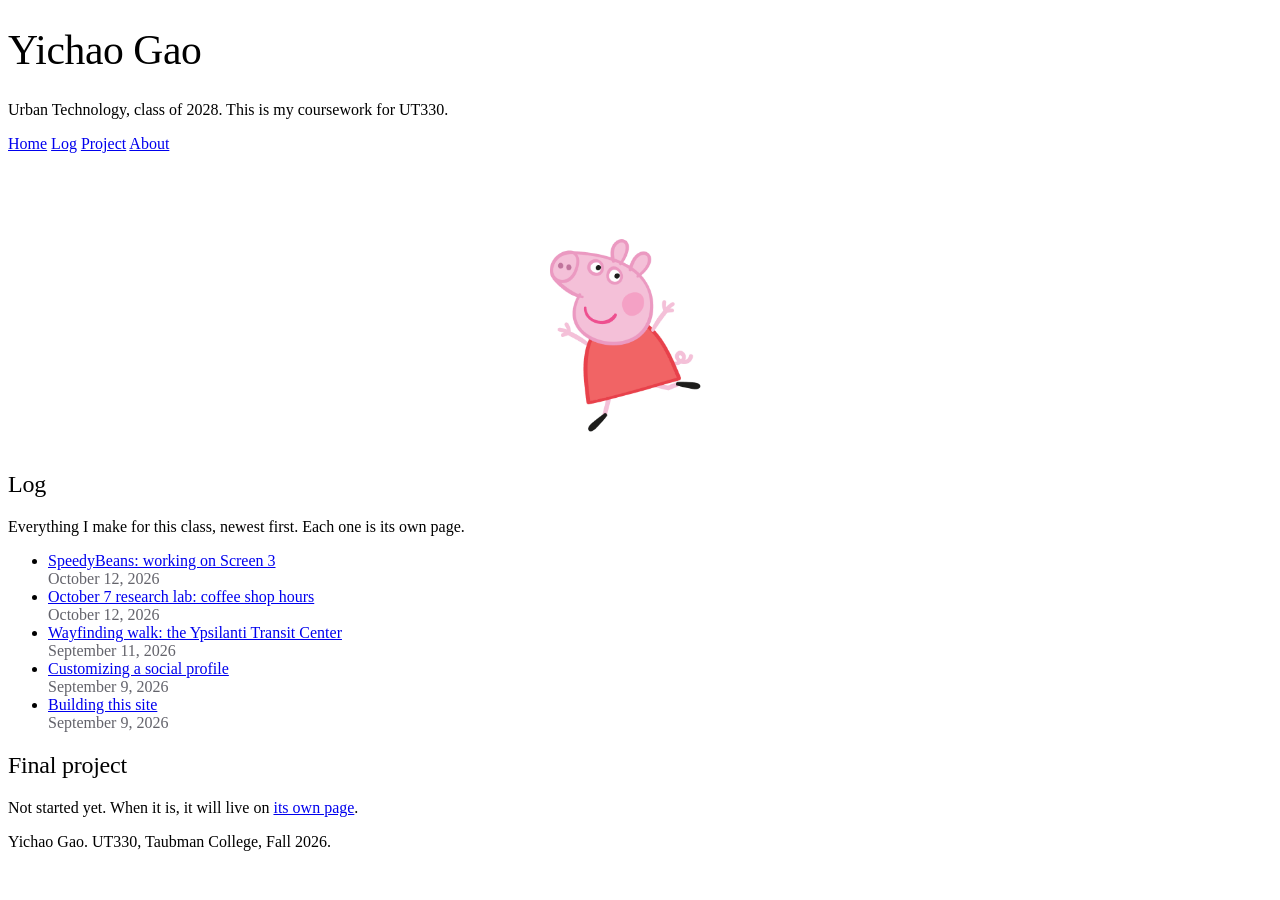
<file: index.html>
<!DOCTYPE html>
<html lang="en">
<head>
<meta charset="utf-8">
<meta name="viewport" content="width=device-width, initial-scale=1">
<title>Yichao Gao — UT330</title>
<meta name="description" content="Coursework for UT330 Interaction Design and Urban Experiences, Taubman College, Fall 2026.">

<!-- Two stylesheets. Order matters. simple.css first, then yours. -->
<link rel="stylesheet" href="https://cdn.simplecss.org/simple.min.css">
<link rel="stylesheet" href="css/custom.css">
</head>

<body>

<header>
  <h1>Yichao Gao</h1>
  <p>Urban Technology, class of 2028. This is my coursework for UT330.</p>
  <nav>
    <a href="index.html" aria-current="page">Home</a>
    <a href="entries/index.html">Log</a>
    <a href="project.html">Project</a>
    <a href="about.html">About</a>
  </nav>
</header>

<main>

  <img src="images/peppa-pig.webp"
       width="433" height="380"
       alt="Peppa Pig smiling in her classic red dress."
       style="display: block; width: 280px; max-width: 100%; height: auto; margin: 1.5rem auto;">

  <h2>Log</h2>
  <p>Everything I make for this class, newest first. Each one is its own page.</p>

  <ul>
    <li>
      <a href="entries/2026-10-12-product-team-sprint.html">SpeedyBeans: working on Screen 3</a><br>
      <time datetime="2026-10-12">October 12, 2026</time>
    </li>
    <li>
      <a href="entries/2026-10-12-design-research-lab.html">October 7 research lab: coffee shop hours</a><br>
      <time datetime="2026-10-12">October 12, 2026</time>
    </li>

    <li>
      <a href="entries/2026-09-11-wayfinding-walk.html">Wayfinding walk: the Ypsilanti Transit Center</a><br>
      <time datetime="2026-09-11">September 11, 2026</time>
    </li>
    <li>
      <a href="entries/2026-09-09-social-profile.html">Customizing a social profile</a><br>
      <time datetime="2026-09-09">September 9, 2026</time>
    </li>
    <li>
      <a href="entries/2026-09-09-first-site.html">Building this site</a><br>
      <time datetime="2026-09-09">September 9, 2026</time>
    </li>
  </ul>


  <h2>Final project</h2>
  <p>
    Not started yet. When it is, it will live on
    <a href="project.html">its own page</a>.
  </p>

</main>

<footer>
  <p>Yichao Gao. UT330, Taubman College, Fall 2026.</p>
</footer>

</body>
</html>
</file>
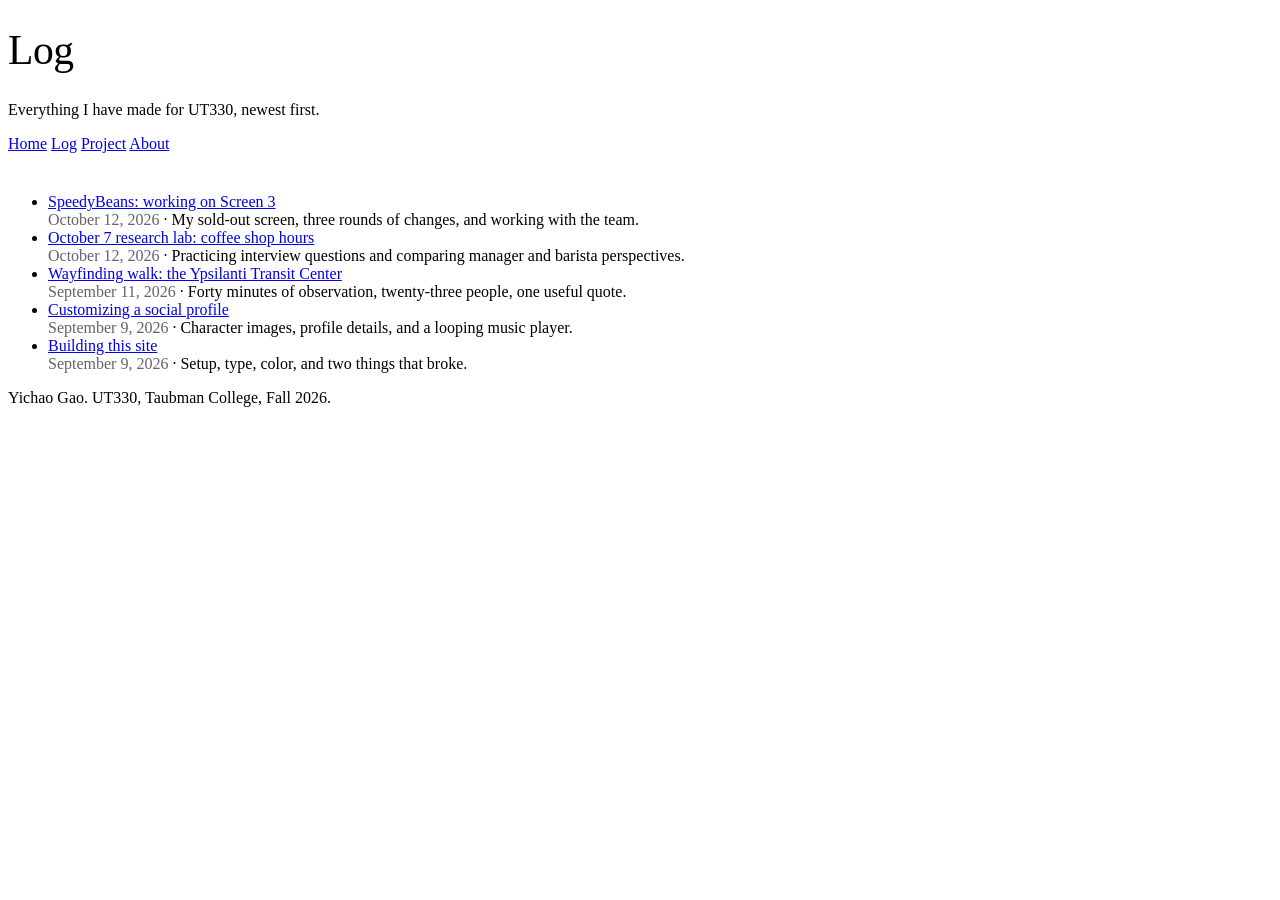
<file: entries/index.html>
<!DOCTYPE html>
<html lang="en">
<head>
<meta charset="utf-8">
<meta name="viewport" content="width=device-width, initial-scale=1">
<title>Log — Yichao Gao</title>
<link rel="stylesheet" href="https://cdn.simplecss.org/simple.min.css">
<link rel="stylesheet" href="../css/custom.css">
</head>

<body>

<header>
  <h1>Log</h1>
  <p>Everything I have made for UT330, newest first.</p>
  <nav>
    <a href="../index.html">Home</a>
    <a href="index.html" aria-current="page">Log</a>
    <a href="../project.html">Project</a>
    <a href="../about.html">About</a>
  </nav>
</header>

<main>

  <!-- =====================================================
       ADDING A NEW ENTRY, every time:

       1. duplicate _TEMPLATE.html
       2. rename it  YYYY-MM-DD-short-title.html
       3. write it
       4. add a link to it at the TOP of the list below
       5. add a link on the home page too
       ===================================================== -->

  <ul>
    <li>
      <a href="2026-10-12-product-team-sprint.html">SpeedyBeans: working on Screen 3</a><br>
      <time datetime="2026-10-12">October 12, 2026</time> ·
      My sold-out screen, three rounds of changes, and working with the team.
    </li>
    <li>
      <a href="2026-10-12-design-research-lab.html">October 7 research lab: coffee shop hours</a><br>
      <time datetime="2026-10-12">October 12, 2026</time> ·
      Practicing interview questions and comparing manager and barista perspectives.
    </li>

    <li>
      <a href="2026-09-11-wayfinding-walk.html">Wayfinding walk: the Ypsilanti Transit Center</a><br>
      <time datetime="2026-09-11">September 11, 2026</time> ·
      Forty minutes of observation, twenty-three people, one useful quote.
    </li>

    <li>
      <a href="2026-09-09-social-profile.html">Customizing a social profile</a><br>
      <time datetime="2026-09-09">September 9, 2026</time> ·
      Character images, profile details, and a looping music player.
    </li>

    <li>
      <a href="2026-09-09-first-site.html">Building this site</a><br>
      <time datetime="2026-09-09">September 9, 2026</time> ·
      Setup, type, color, and two things that broke.
    </li>
  </ul>

</main>

<footer>
  <p>Yichao Gao. UT330, Taubman College, Fall 2026.</p>
</footer>

</body>
</html>
</file>
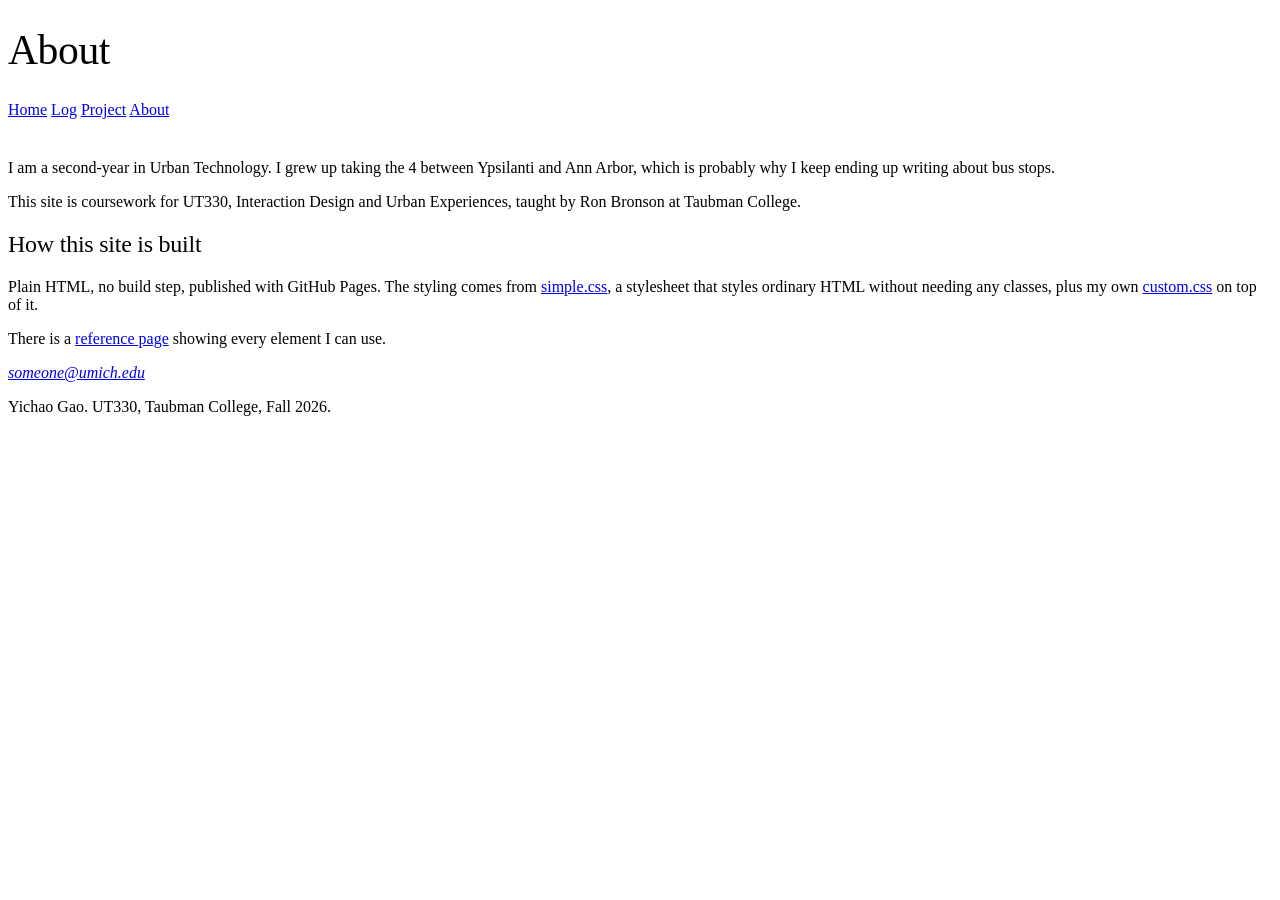
<file: about.html>
<!DOCTYPE html>
<html lang="en">
<head>
<meta charset="utf-8">
<meta name="viewport" content="width=device-width, initial-scale=1">
<title>About — Yichao Gao</title>
<meta name="description" content="About Yichao Gao and this site.">
<link rel="stylesheet" href="https://cdn.simplecss.org/simple.min.css">
<link rel="stylesheet" href="css/custom.css">
</head>

<body>

<header>
  <h1>About</h1>
  <nav>
    <a href="index.html">Home</a>
    <a href="entries/index.html">Log</a>
    <a href="project.html">Project</a>
    <a href="about.html" aria-current="page">About</a>
  </nav>
</header>

<main>

  <p>
    I am a second-year in Urban Technology. I grew up taking the 4 between
    Ypsilanti and Ann Arbor, which is probably why I keep ending up writing
    about bus stops.
  </p>

  <p>
    This site is coursework for UT330, Interaction Design and Urban Experiences,
    taught by Ron Bronson at Taubman College.
  </p>

  <h2>How this site is built</h2>

  <p>
    Plain HTML, no build step, published with GitHub Pages. The styling comes
    from <a href="https://simplecss.org">simple.css</a>, a stylesheet that
    styles ordinary HTML without needing any classes, plus my own
    <a href="css/custom.css">custom.css</a> on top of it.
  </p>

  <p>
    There is a <a href="kitchen-sink.html">reference page</a> showing every
    element I can use.
  </p>

  <address>
    <a href="mailto:someone@umich.edu">someone@umich.edu</a>
  </address>

</main>

<footer>
  <p>Yichao Gao. UT330, Taubman College, Fall 2026.</p>
</footer>

</body>
</html>
</file>
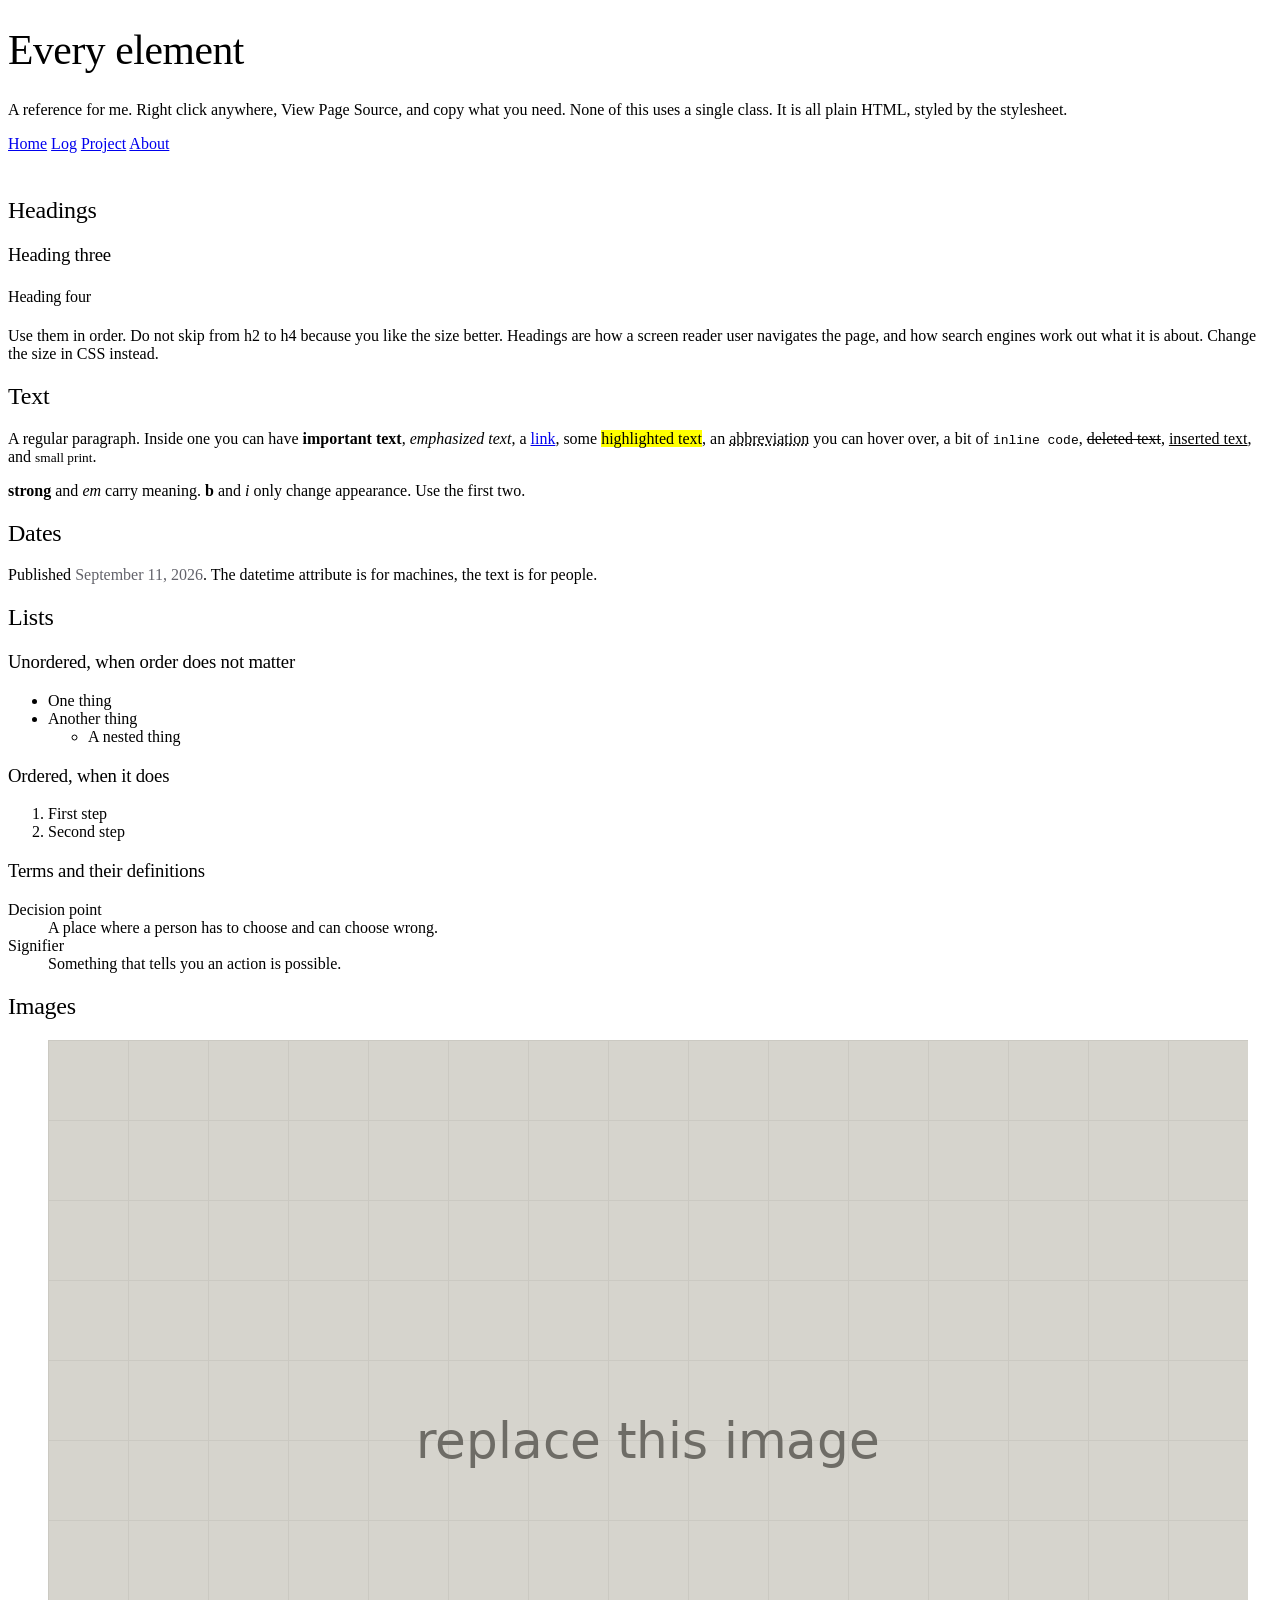
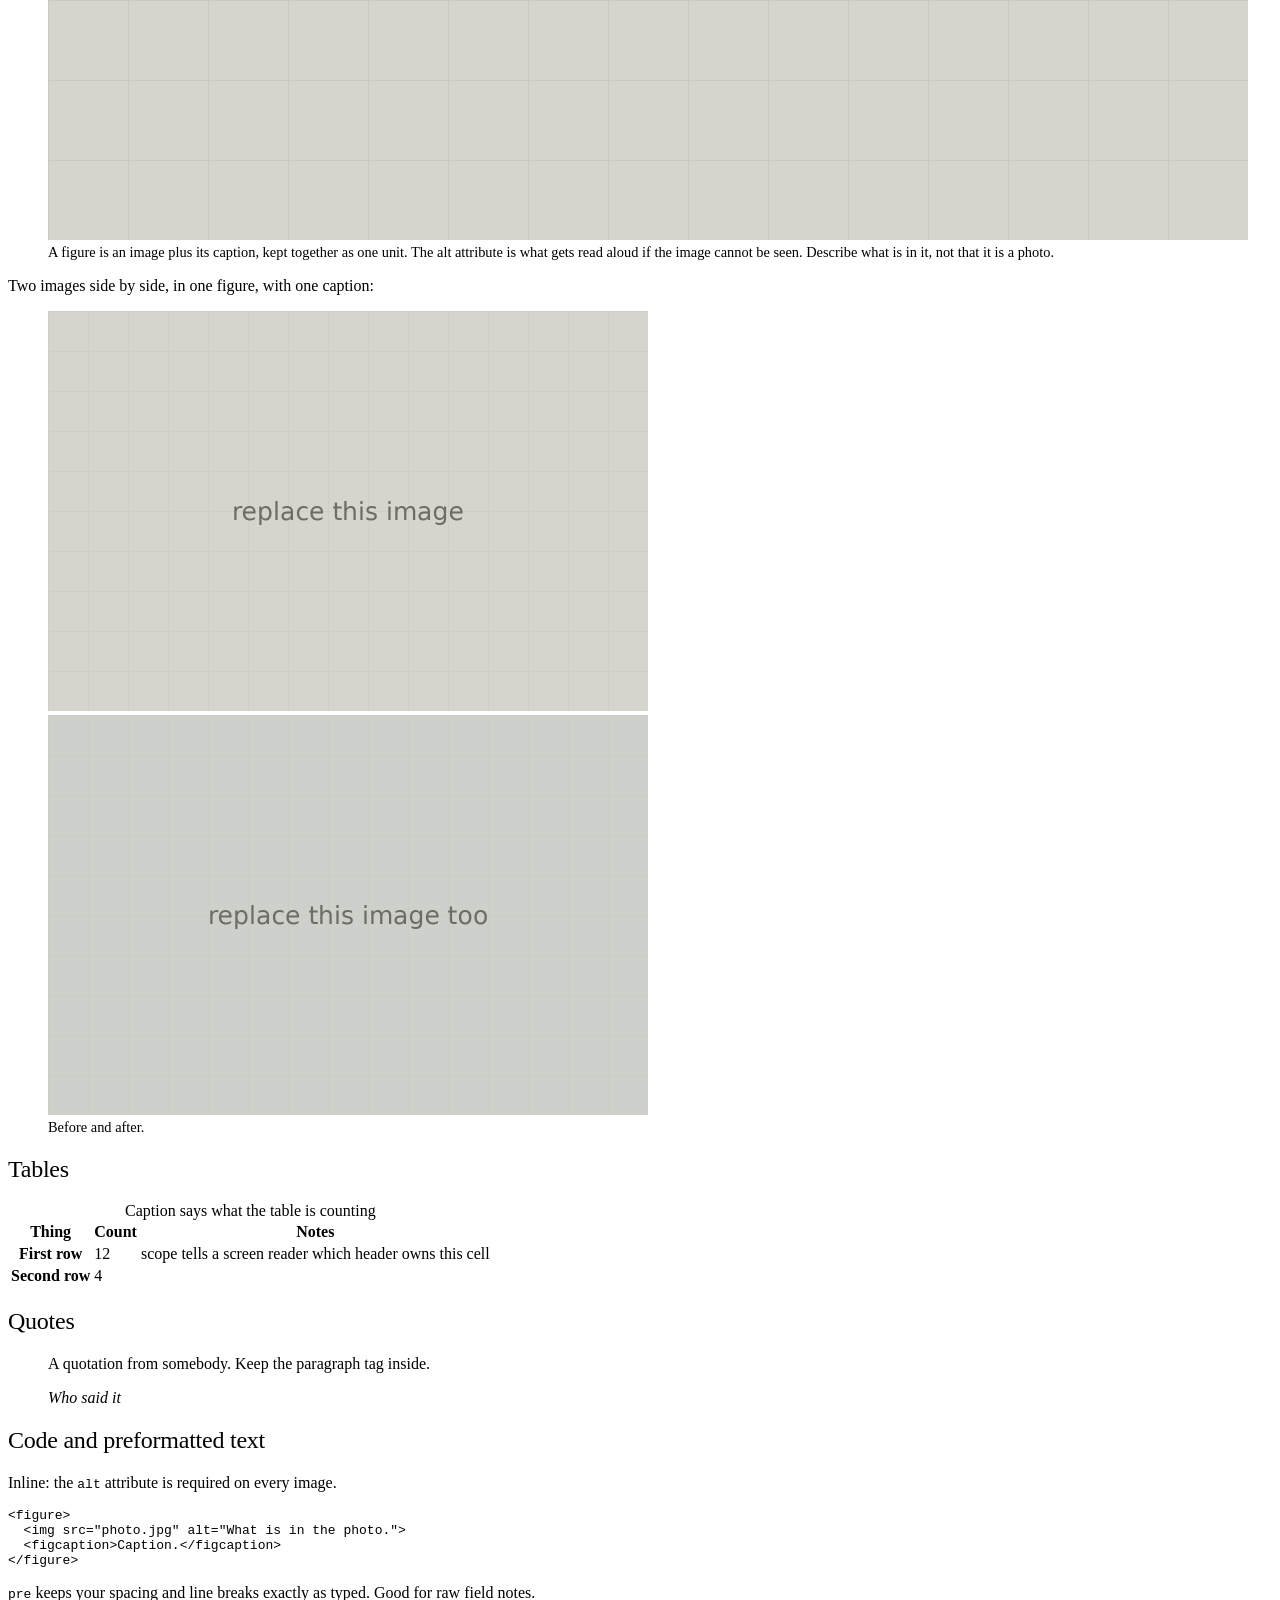
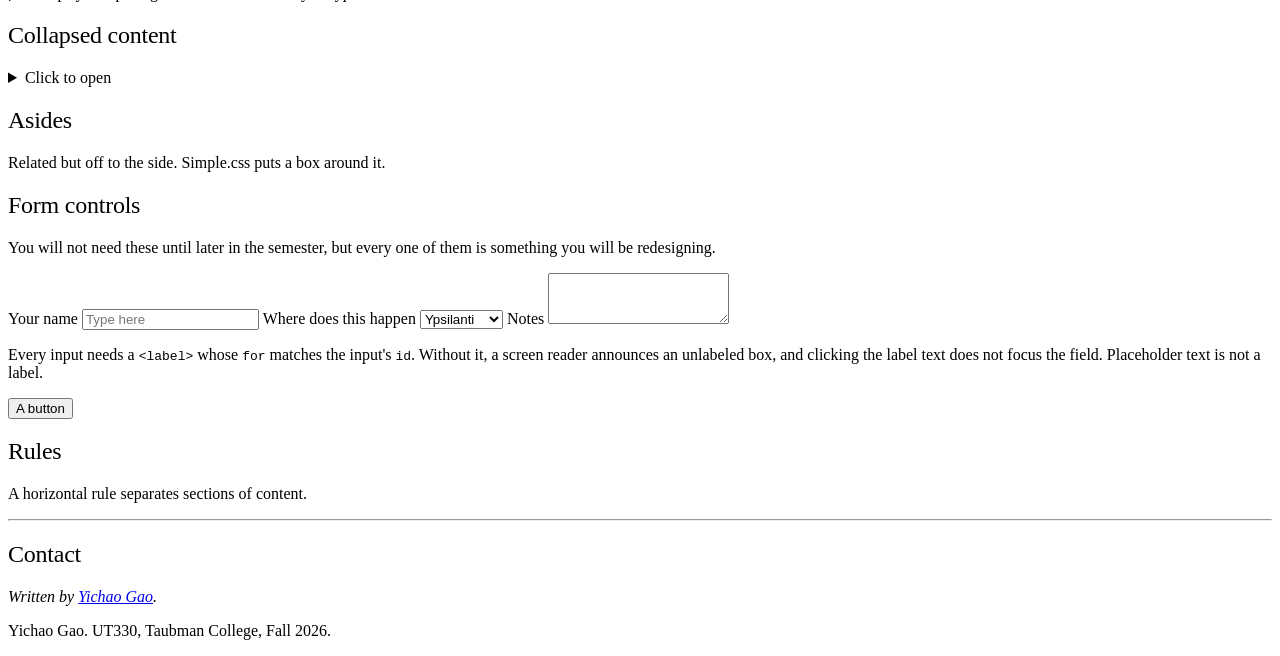
<file: kitchen-sink.html>
<!DOCTYPE html>
<html lang="en">
<head>
<meta charset="utf-8">
<meta name="viewport" content="width=device-width, initial-scale=1">
<title>Every element — Yichao Gao</title>
<meta name="description" content="A reference page showing every HTML element this site can use.">
<link rel="stylesheet" href="https://cdn.simplecss.org/simple.min.css">
<link rel="stylesheet" href="css/custom.css">
</head>

<body>

<header>
  <h1>Every element</h1>
  <p>
    A reference for me. Right click anywhere, View Page Source, and copy what
    you need. None of this uses a single class. It is all plain HTML, styled by
    the stylesheet.
  </p>
  <nav>
    <a href="index.html">Home</a>
    <a href="entries/index.html">Log</a>
    <a href="project.html">Project</a>
    <a href="about.html">About</a>
  </nav>
</header>

<main>

<h2>Headings</h2>
<h3>Heading three</h3>
<h4>Heading four</h4>
<p>
  Use them in order. Do not skip from h2 to h4 because you like the size
  better. Headings are how a screen reader user navigates the page, and how
  search engines work out what it is about. Change the size in CSS instead.
</p>


<h2>Text</h2>
<p>
  A regular paragraph. Inside one you can have <strong>important text</strong>,
  <em>emphasized text</em>, a <a href="#">link</a>, some
  <mark>highlighted text</mark>, an <abbr title="Ypsilanti Community Utilities
  Authority">abbreviation</abbr> you can hover over, a bit of
  <code>inline code</code>, <del>deleted text</del>, <ins>inserted text</ins>,
  and <small>small print</small>.
</p>

<p>
  <strong>strong</strong> and <em>em</em> carry meaning. <b>b</b> and <i>i</i>
  only change appearance. Use the first two.
</p>


<h2>Dates</h2>
<p>
  Published <time datetime="2026-09-11">September 11, 2026</time>.
  The datetime attribute is for machines, the text is for people.
</p>


<h2>Lists</h2>

<h3>Unordered, when order does not matter</h3>
<ul>
  <li>One thing</li>
  <li>Another thing
    <ul>
      <li>A nested thing</li>
    </ul>
  </li>
</ul>

<h3>Ordered, when it does</h3>
<ol>
  <li>First step</li>
  <li>Second step</li>
</ol>

<h3>Terms and their definitions</h3>
<dl>
  <dt>Decision point</dt>
  <dd>A place where a person has to choose and can choose wrong.</dd>

  <dt>Signifier</dt>
  <dd>Something that tells you an action is possible.</dd>
</dl>


<h2>Images</h2>

<figure>
  <img src="images/placeholder.png"
       width="1200" height="800"
       alt="A gray placeholder rectangle.">
  <figcaption>
    A figure is an image plus its caption, kept together as one unit. The alt
    attribute is what gets read aloud if the image cannot be seen. Describe what
    is in it, not that it is a photo.
  </figcaption>
</figure>

<p>
  Two images side by side, in one figure, with one caption:
</p>

<figure>
  <img src="images/placeholder.png" width="600" height="400" alt="Before.">
  <img src="images/placeholder-2.png" width="600" height="400" alt="After.">
  <figcaption>Before and after.</figcaption>
</figure>


<h2>Tables</h2>

<table>
  <caption>Caption says what the table is counting</caption>
  <thead>
    <tr>
      <th scope="col">Thing</th>
      <th scope="col">Count</th>
      <th scope="col">Notes</th>
    </tr>
  </thead>
  <tbody>
    <tr>
      <th scope="row">First row</th>
      <td>12</td>
      <td>scope tells a screen reader which header owns this cell</td>
    </tr>
    <tr>
      <th scope="row">Second row</th>
      <td>4</td>
      <td></td>
    </tr>
  </tbody>
</table>


<h2>Quotes</h2>

<blockquote>
  <p>A quotation from somebody. Keep the paragraph tag inside.</p>
  <cite>Who said it</cite>
</blockquote>


<h2>Code and preformatted text</h2>

<p>Inline: the <code>alt</code> attribute is required on every image.</p>

<pre><code>&lt;figure&gt;
  &lt;img src="photo.jpg" alt="What is in the photo."&gt;
  &lt;figcaption&gt;Caption.&lt;/figcaption&gt;
&lt;/figure&gt;</code></pre>

<p>
  <code>pre</code> keeps your spacing and line breaks exactly as typed. Good for
  raw field notes.
</p>


<h2>Collapsed content</h2>

<details>
  <summary>Click to open</summary>
  <p>
    Hidden until someone asks for it. No JavaScript. Useful for long notes,
    transcripts, or anything that would otherwise bury the page.
  </p>
</details>


<h2>Asides</h2>

<aside>
  <p>Related but off to the side. Simple.css puts a box around it.</p>
</aside>


<h2>Form controls</h2>

<p>
  You will not need these until later in the semester, but every one of them is
  something you will be redesigning.
</p>

<label for="name">Your name</label>
<input type="text" id="name" name="name" placeholder="Type here">

<label for="where">Where does this happen</label>
<select id="where" name="where">
  <option>Ypsilanti</option>
  <option>Ann Arbor</option>
  <option>Detroit</option>
</select>

<label for="notes">Notes</label>
<textarea id="notes" name="notes" rows="3"></textarea>

<p>
  Every input needs a <code>&lt;label&gt;</code> whose <code>for</code> matches
  the input's <code>id</code>. Without it, a screen reader announces an unlabeled
  box, and clicking the label text does not focus the field. Placeholder text is
  not a label.
</p>

<button>A button</button>


<h2>Rules</h2>
<p>A horizontal rule separates sections of content.</p>
<hr>


<h2>Contact</h2>
<address>
  Written by <a href="mailto:someone@umich.edu">Yichao Gao</a>.
</address>

</main>

<footer>
  <p>Yichao Gao. UT330, Taubman College, Fall 2026.</p>
</footer>

</body>
</html>
</file>
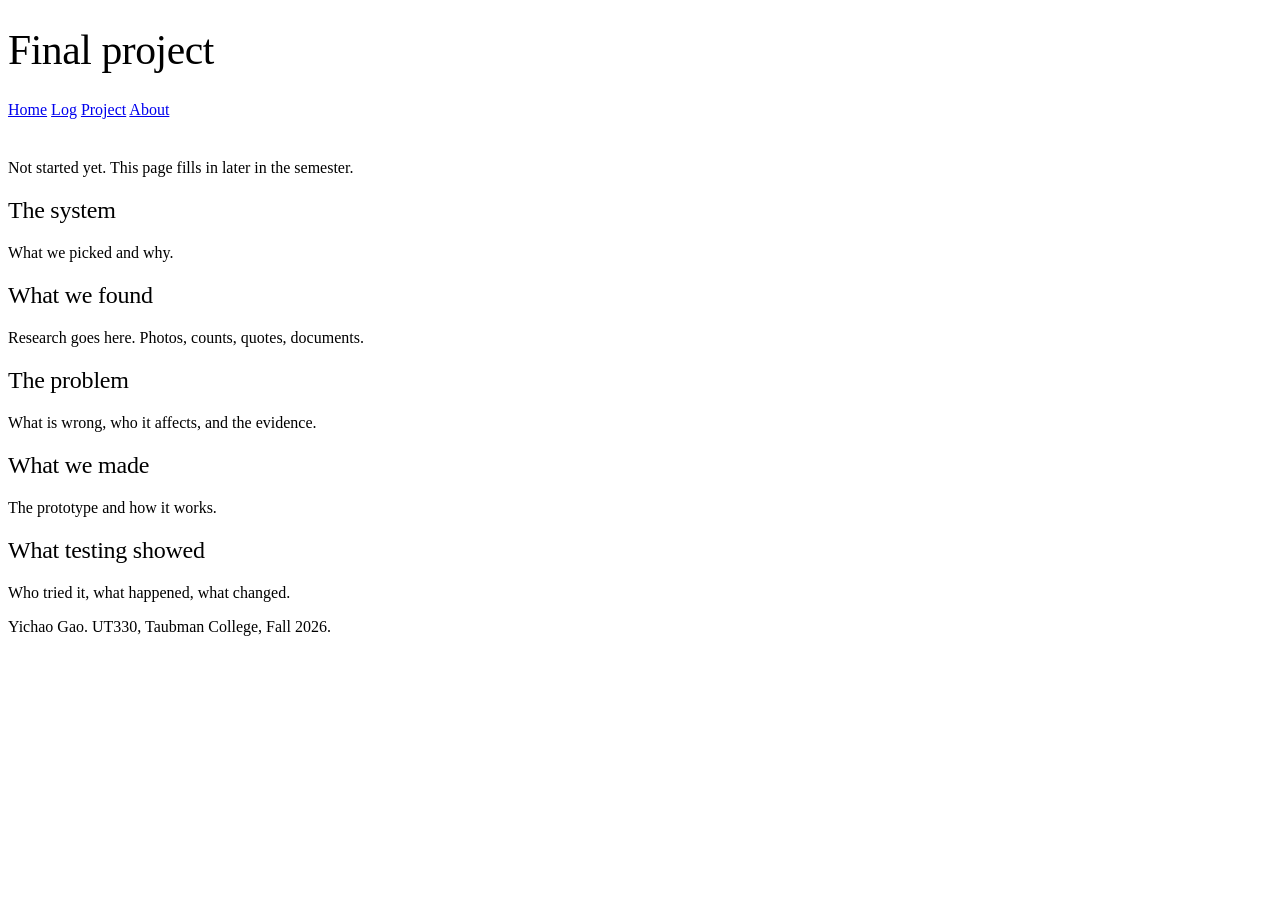
<file: project.html>
<!DOCTYPE html>
<html lang="en">
<head>
<meta charset="utf-8">
<meta name="viewport" content="width=device-width, initial-scale=1">
<title>Final project — Yichao Gao</title>
<meta name="description" content="Final project for UT330.">
<link rel="stylesheet" href="https://cdn.simplecss.org/simple.min.css">
<link rel="stylesheet" href="css/custom.css">
</head>

<body>

<header>
  <h1>Final project</h1>
  <nav>
    <a href="index.html">Home</a>
    <a href="entries/index.html">Log</a>
    <a href="project.html" aria-current="page">Project</a>
    <a href="about.html">About</a>
  </nav>
</header>

<main>

  <p>Not started yet. This page fills in later in the semester.</p>

  <h2>The system</h2>
  <p>What we picked and why.</p>

  <h2>What we found</h2>
  <p>Research goes here. Photos, counts, quotes, documents.</p>

  <h2>The problem</h2>
  <p>What is wrong, who it affects, and the evidence.</p>

  <h2>What we made</h2>
  <p>The prototype and how it works.</p>

  <h2>What testing showed</h2>
  <p>Who tried it, what happened, what changed.</p>

</main>

<footer>
  <p>Yichao Gao. UT330, Taubman College, Fall 2026.</p>
</footer>

</body>
</html>
</file>
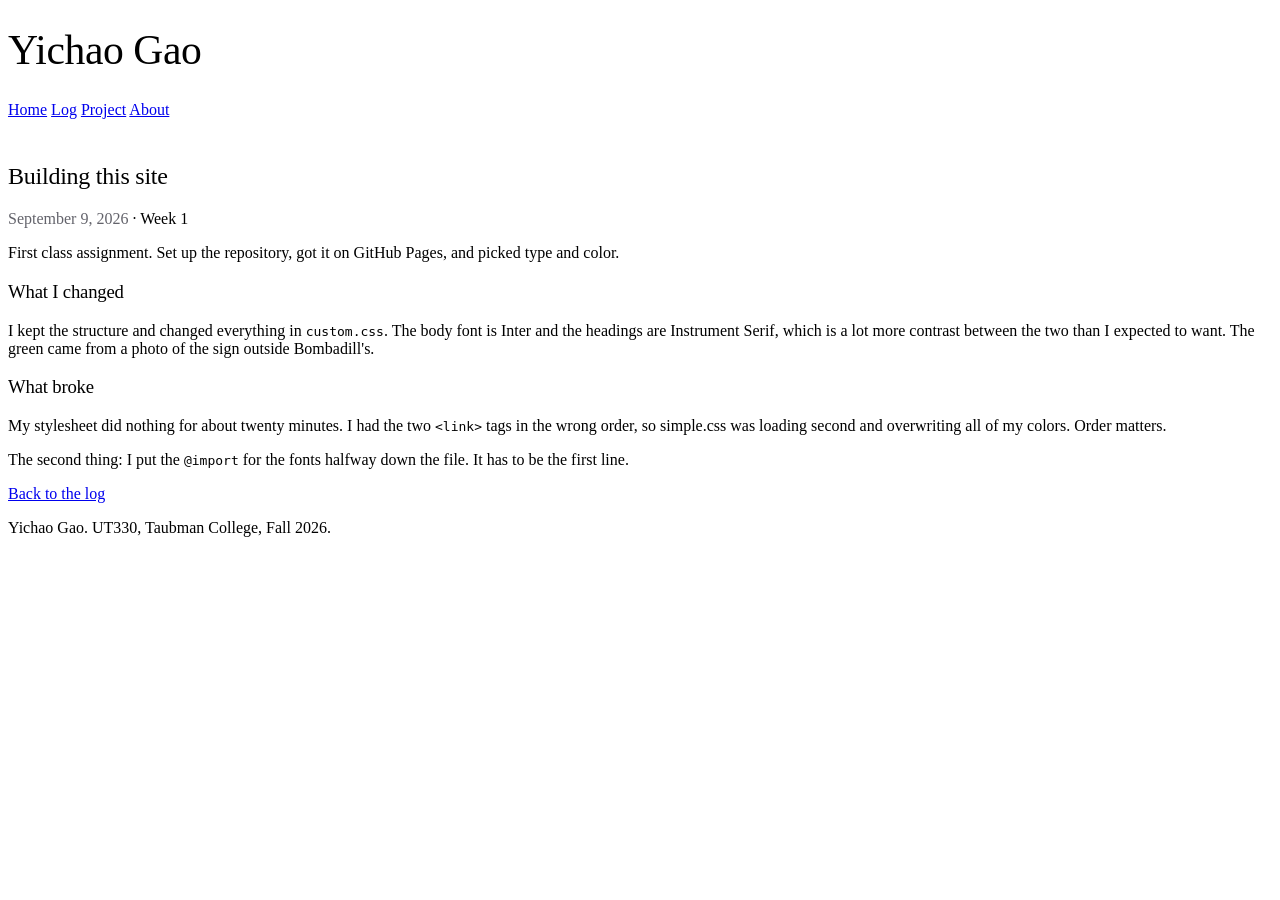
<file: entries/2026-09-09-first-site.html>
<!DOCTYPE html>
<html lang="en">
<head>
<meta charset="utf-8">
<meta name="viewport" content="width=device-width, initial-scale=1">
<title>Building this site — Yichao Gao</title>
<meta name="description" content="Notes on setting up the semester site.">
<link rel="stylesheet" href="https://cdn.simplecss.org/simple.min.css">
<link rel="stylesheet" href="../css/custom.css">
</head>

<body>

<header>
  <h1>Yichao Gao</h1>
  <nav>
    <a href="../index.html">Home</a>
    <a href="index.html" aria-current="page">Log</a>
    <a href="../project.html">Project</a>
    <a href="../about.html">About</a>
  </nav>
</header>

<main>

<article>

  <h2>Building this site</h2>
  <p><time datetime="2026-09-09">September 9, 2026</time> · Week 1</p>

  <p>
    First class assignment. Set up the repository, got it on GitHub Pages, and
    picked type and color.
  </p>

  <h3>What I changed</h3>

  <p>
    I kept the structure and changed everything in <code>custom.css</code>. The
    body font is Inter and the headings are Instrument Serif, which is a lot
    more contrast between the two than I expected to want. The green came from
    a photo of the sign outside Bombadill's.
  </p>

  <h3>What broke</h3>

  <p>
    My stylesheet did nothing for about twenty minutes. I had the two
    <code>&lt;link&gt;</code> tags in the wrong order, so simple.css was
    loading second and overwriting all of my colors. Order matters.
  </p>

  <p>
    The second thing: I put the <code>@import</code> for the fonts halfway down
    the file. It has to be the first line.
  </p>

  <p><a href="index.html">Back to the log</a></p>

</article>

</main>

<footer>
  <p>Yichao Gao. UT330, Taubman College, Fall 2026.</p>
</footer>

</body>
</html>
</file>
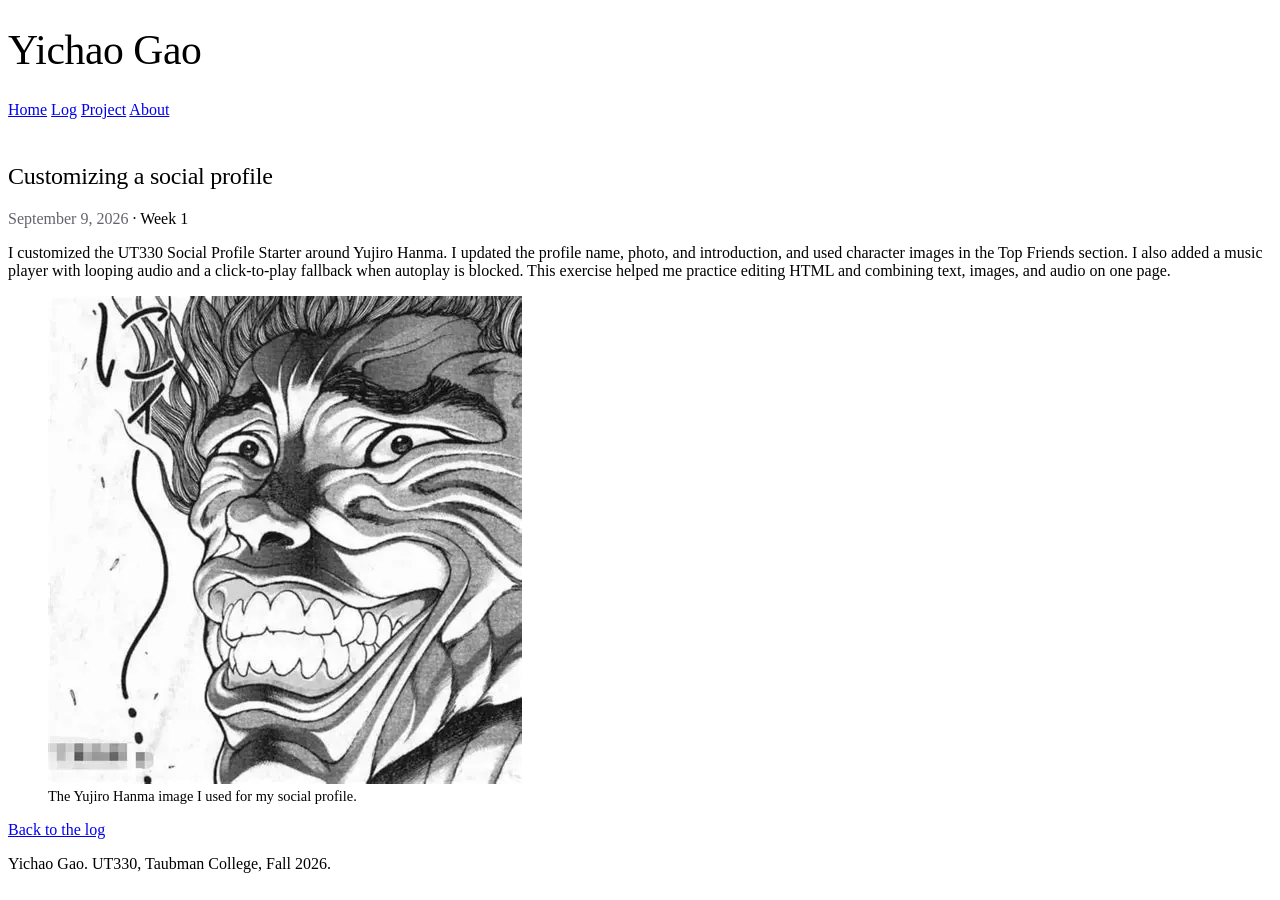
<file: entries/2026-09-09-social-profile.html>
<!DOCTYPE html>
<html lang="en">
<head>
<meta charset="utf-8">
<meta name="viewport" content="width=device-width, initial-scale=1">
<title>Customizing a social profile — Yichao Gao</title>
<meta name="description" content="Customizing the UT330 Social Profile Starter with character images and music.">
<link rel="stylesheet" href="https://cdn.simplecss.org/simple.min.css">
<link rel="stylesheet" href="../css/custom.css">
</head>

<body>

<header>
  <h1>Yichao Gao</h1>
  <nav>
    <a href="../index.html">Home</a>
    <a href="index.html" aria-current="page">Log</a>
    <a href="../project.html">Project</a>
    <a href="../about.html">About</a>
  </nav>
</header>

<main>

<article>

  <h2>Customizing a social profile</h2>
  <p><time datetime="2026-09-09">September 9, 2026</time> · Week 1</p>

  <p>
    I customized the UT330 Social Profile Starter around Yujiro Hanma.
    I updated the profile name, photo, and introduction, and used character
    images in the Top Friends section. I also added a music player with
    looping audio and a click-to-play fallback when autoplay is blocked.
    This exercise helped me practice editing HTML and combining text,
    images, and audio on one page.
  </p>

  <figure>
    <img src="../images/yujiro-hanma-profile.png"
         width="474" height="488"
         alt="Black-and-white manga close-up of Yujiro Hanma grinning.">
    <figcaption>The Yujiro Hanma image I used for my social profile.</figcaption>
  </figure>

  <p><a href="index.html">Back to the log</a></p>

</article>

</main>

<footer>
  <p>Yichao Gao. UT330, Taubman College, Fall 2026.</p>
</footer>

</body>
</html>
</file>
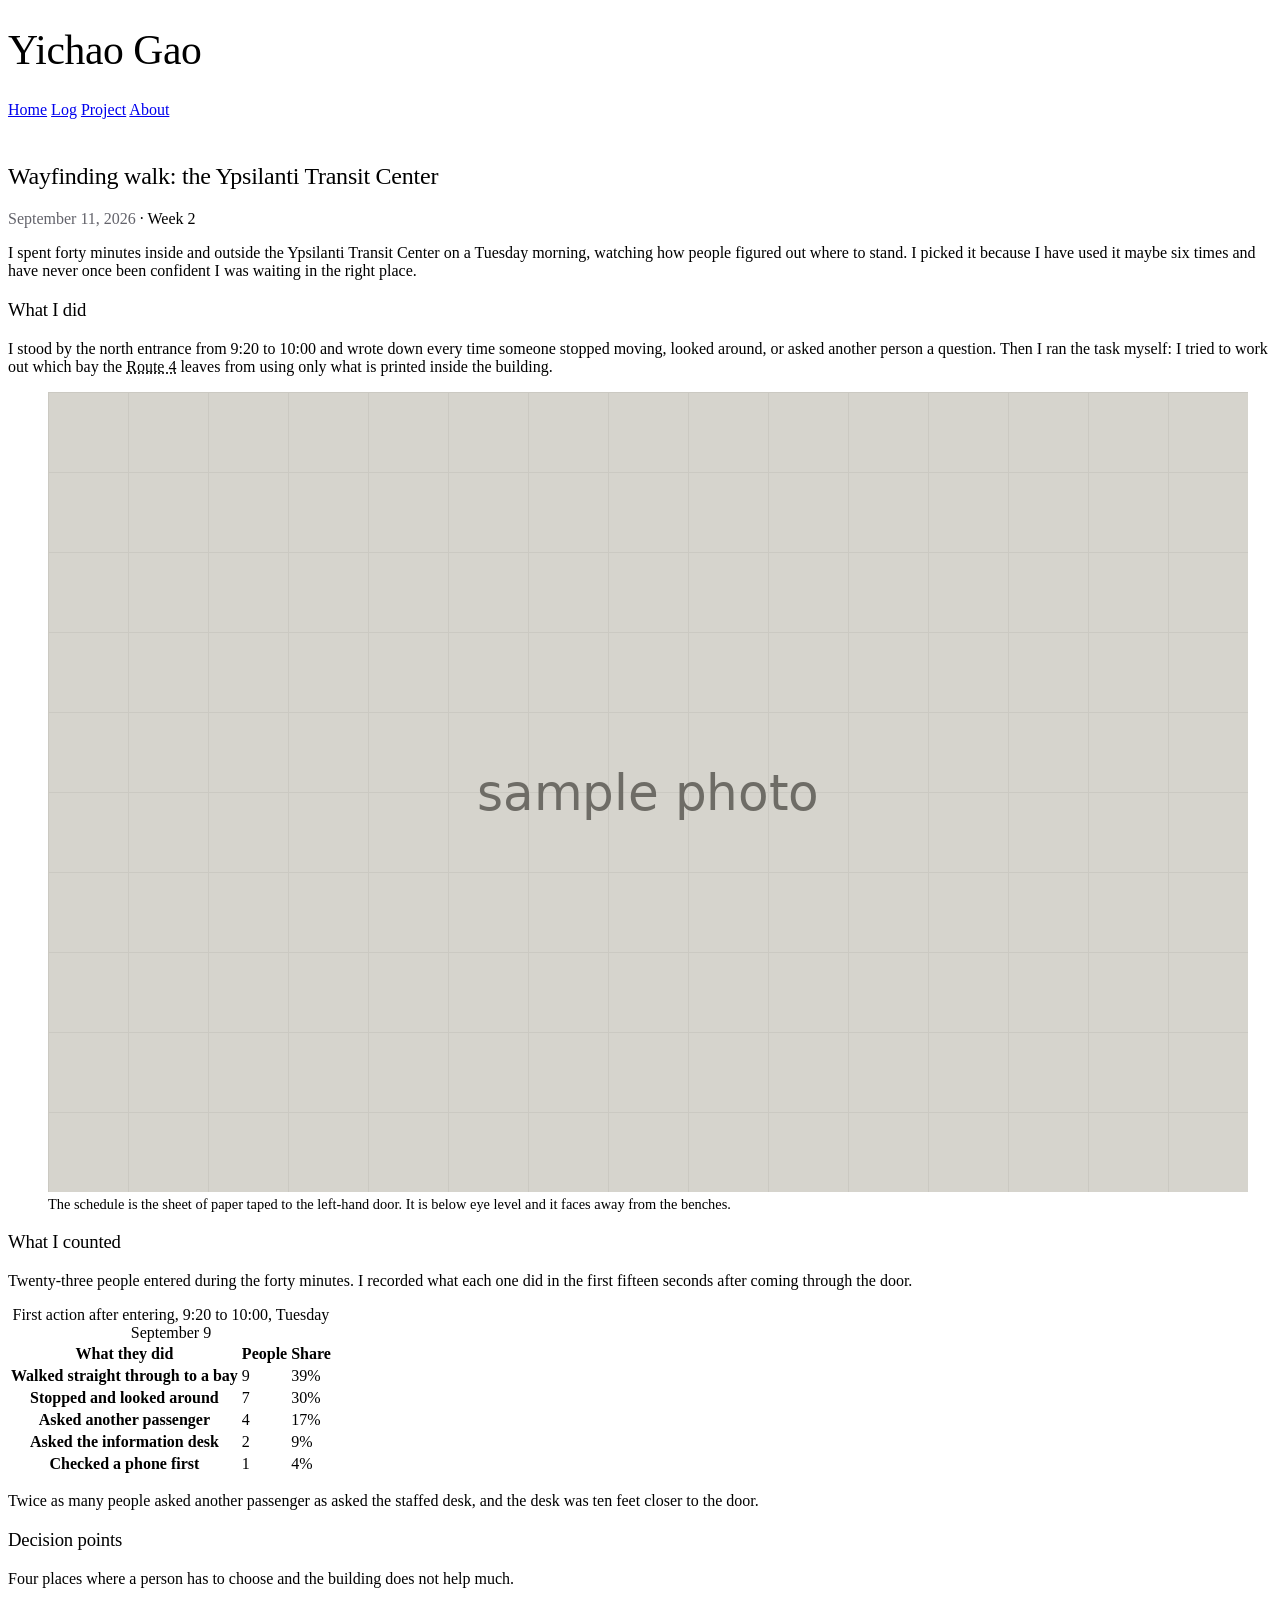
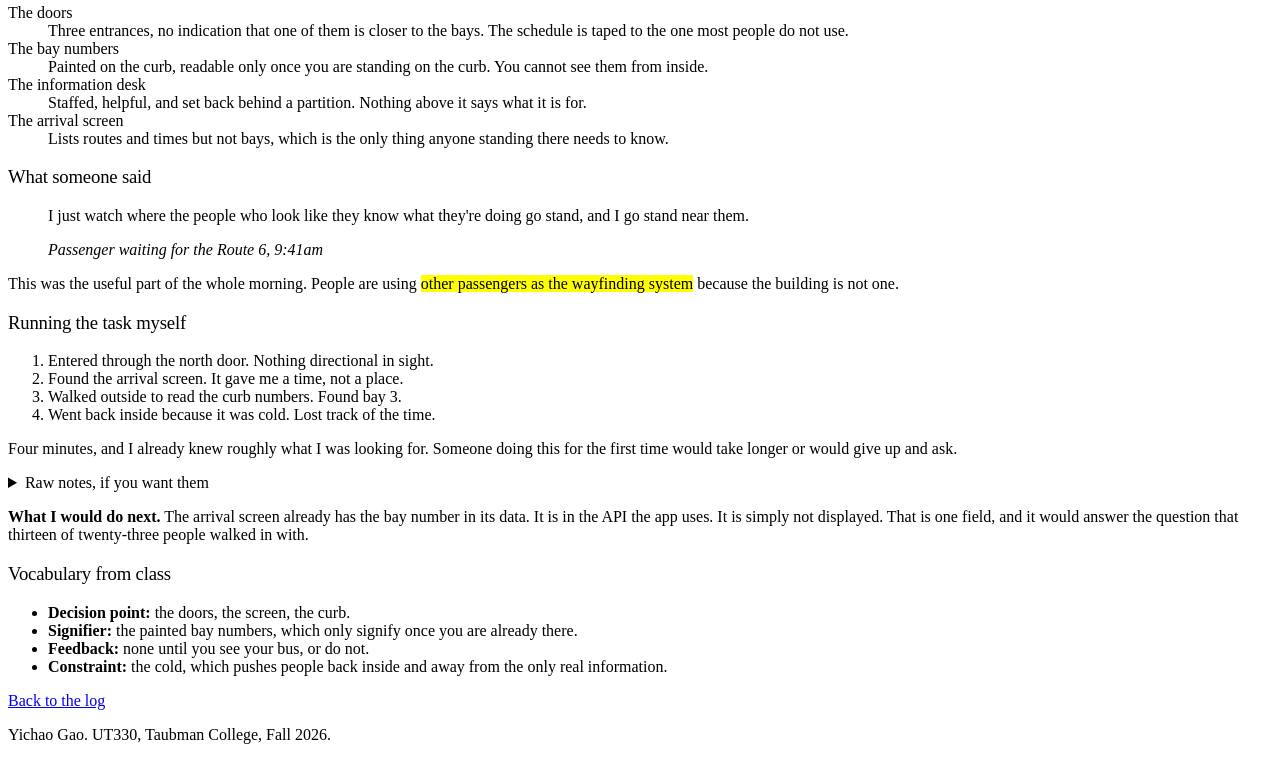
<file: entries/2026-09-11-wayfinding-walk.html>
<!DOCTYPE html>
<html lang="en">
<head>
<meta charset="utf-8">
<meta name="viewport" content="width=device-width, initial-scale=1">
<title>Wayfinding walk: the Ypsilanti Transit Center — Yichao Gao</title>
<meta name="description" content="Field notes from forty minutes of observation at the Ypsilanti Transit Center.">

<!-- Two dots at the start of a path means go up one folder.
     This file is inside /entries/, and css/ is outside it. -->
<link rel="stylesheet" href="https://cdn.simplecss.org/simple.min.css">
<link rel="stylesheet" href="../css/custom.css">
</head>

<body>

<header>
  <h1>Yichao Gao</h1>
  <nav>
    <a href="../index.html">Home</a>
    <a href="index.html" aria-current="page">Log</a>
    <a href="../project.html">Project</a>
    <a href="../about.html">About</a>
  </nav>
</header>

<main>

<article>

  <h2>Wayfinding walk: the Ypsilanti Transit Center</h2>
  <p><time datetime="2026-09-11">September 11, 2026</time> · Week 2</p>

  <p>
    I spent forty minutes inside and outside the Ypsilanti Transit Center on a
    Tuesday morning, watching how people figured out where to stand. I picked it
    because I have used it maybe six times and have never once been confident I
    was waiting in the right place.
  </p>


  <h3>What I did</h3>

  <p>
    I stood by the north entrance from 9:20 to 10:00 and wrote down every time
    someone stopped moving, looked around, or asked another person a question.
    Then I ran the task myself: I tried to work out which bay the
    <abbr title="Route 4, Ypsilanti to Ann Arbor via Washtenaw Avenue">Route 4</abbr>
    leaves from using only what is printed inside the building.
  </p>

  <figure>
    <img src="../images/transit-center-interior.png"
         width="1200" height="800"
         alt="The interior waiting area of the transit center. Rows of metal benches face a
              set of glass doors. A small printed schedule is taped to the left door at
              roughly waist height.">
    <figcaption>
      The schedule is the sheet of paper taped to the left-hand door. It is below
      eye level and it faces away from the benches.
    </figcaption>
  </figure>


  <h3>What I counted</h3>

  <p>
    Twenty-three people entered during the forty minutes. I recorded what each one
    did in the first fifteen seconds after coming through the door.
  </p>

  <table>
    <caption>First action after entering, 9:20 to 10:00, Tuesday September 9</caption>
    <thead>
      <tr>
        <th scope="col">What they did</th>
        <th scope="col">People</th>
        <th scope="col">Share</th>
      </tr>
    </thead>
    <tbody>
      <tr>
        <th scope="row">Walked straight through to a bay</th>
        <td>9</td>
        <td>39%</td>
      </tr>
      <tr>
        <th scope="row">Stopped and looked around</th>
        <td>7</td>
        <td>30%</td>
      </tr>
      <tr>
        <th scope="row">Asked another passenger</th>
        <td>4</td>
        <td>17%</td>
      </tr>
      <tr>
        <th scope="row">Asked the information desk</th>
        <td>2</td>
        <td>9%</td>
      </tr>
      <tr>
        <th scope="row">Checked a phone first</th>
        <td>1</td>
        <td>4%</td>
      </tr>
    </tbody>
  </table>

  <p>
    Twice as many people asked another passenger as asked the staffed desk, and
    the desk was ten feet closer to the door.
  </p>


  <h3>Decision points</h3>

  <p>Four places where a person has to choose and the building does not help much.</p>

  <dl>
    <dt>The doors</dt>
    <dd>
      Three entrances, no indication that one of them is closer to the bays. The
      schedule is taped to the one most people do not use.
    </dd>

    <dt>The bay numbers</dt>
    <dd>
      Painted on the curb, readable only once you are standing on the curb. You
      cannot see them from inside.
    </dd>

    <dt>The information desk</dt>
    <dd>
      Staffed, helpful, and set back behind a partition. Nothing above it says
      what it is for.
    </dd>

    <dt>The arrival screen</dt>
    <dd>
      Lists routes and times but not bays, which is the only thing anyone
      standing there needs to know.
    </dd>
  </dl>


  <h3>What someone said</h3>

  <blockquote>
    <p>
      I just watch where the people who look like they know what they're doing
      go stand, and I go stand near them.
    </p>
    <cite>Passenger waiting for the Route 6, 9:41am</cite>
  </blockquote>

  <p>
    This was the useful part of the whole morning. People are using
    <mark>other passengers as the wayfinding system</mark> because the building
    is not one.
  </p>


  <h3>Running the task myself</h3>

  <ol>
    <li>Entered through the north door. Nothing directional in sight.</li>
    <li>Found the arrival screen. It gave me a time, not a place.</li>
    <li>Walked outside to read the curb numbers. Found bay 3.</li>
    <li>Went back inside because it was cold. Lost track of the time.</li>
  </ol>

  <p>
    Four minutes, and I already knew roughly what I was looking for. Someone
    doing this for the first time would take longer or would give up and ask.
  </p>

  <details>
    <summary>Raw notes, if you want them</summary>
    <pre>
9:20  woman, backpack, straight through, no pause
9:22  two men, stop inside door, one points at paper schedule
9:24  older man asks desk. desk points outside. he goes.
9:26  student, phone out, walks to bay 3 without looking up
9:31  woman with stroller stops, turns 360, asks bench
9:33  nobody for a while
9:38  three people enter together, all stop
9:41  quote above
    </pre>
  </details>


  <aside>
    <p>
      <strong>What I would do next.</strong> The arrival screen already has the
      bay number in its data. It is in the API the app uses. It is simply not
      displayed. That is one field, and it would answer the question that
      thirteen of twenty-three people walked in with.
    </p>
  </aside>


  <h3>Vocabulary from class</h3>

  <ul>
    <li><strong>Decision point:</strong> the doors, the screen, the curb.</li>
    <li><strong>Signifier:</strong> the painted bay numbers, which only signify once you are already there.</li>
    <li><strong>Feedback:</strong> none until you see your bus, or do not.</li>
    <li><strong>Constraint:</strong> the cold, which pushes people back inside and away from the only real information.</li>
  </ul>

  <p><a href="index.html">Back to the log</a></p>

</article>

</main>

<footer>
  <p>Yichao Gao. UT330, Taubman College, Fall 2026.</p>
</footer>

</body>
</html>
</file>
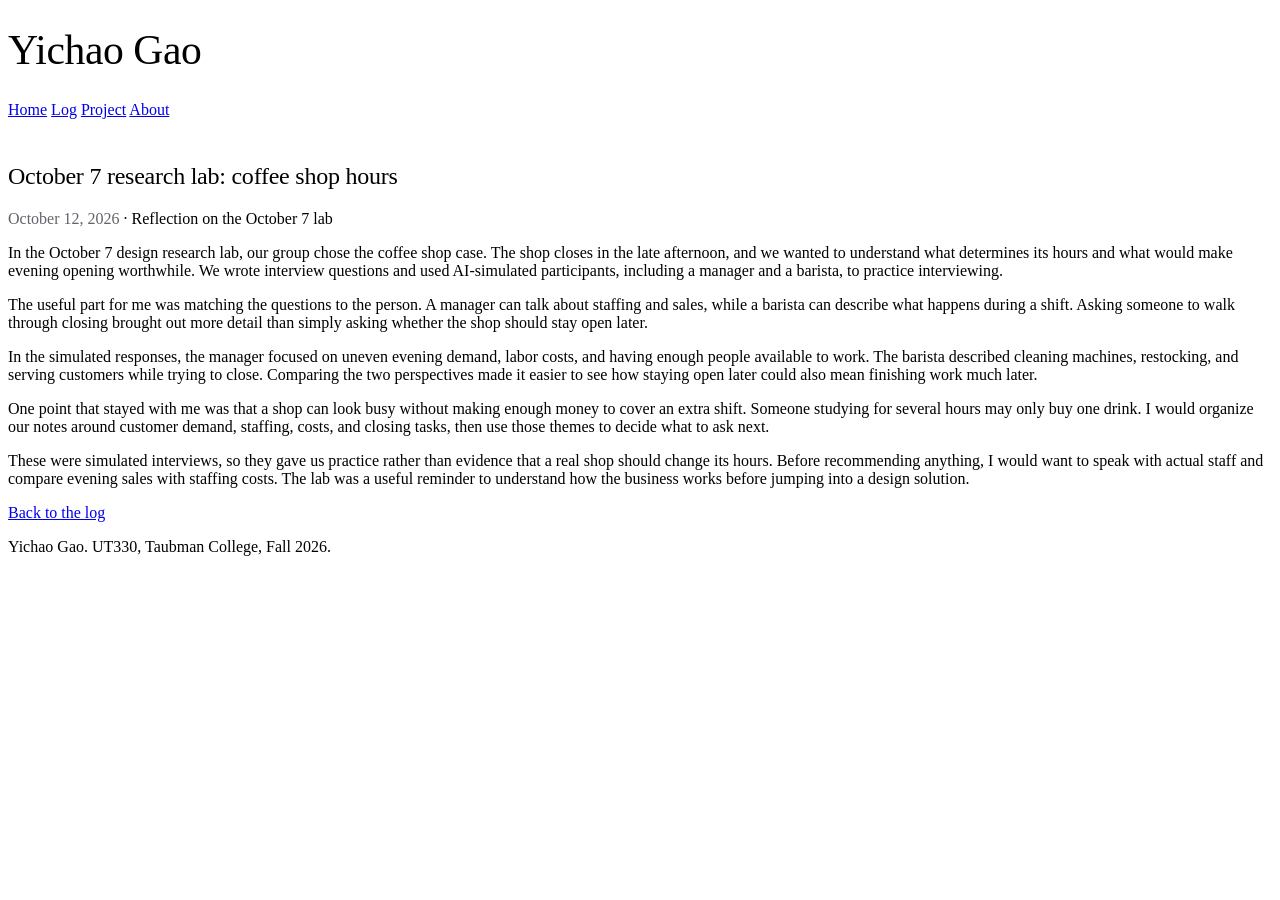
<file: entries/2026-10-12-design-research-lab.html>
<!DOCTYPE html>
<html lang="en">
<head>
<meta charset="utf-8">
<meta name="viewport" content="width=device-width, initial-scale=1">
<title>October 7 research lab: coffee shop hours — Yichao Gao</title>
<meta name="description" content="Practicing interview questions and comparing manager and barista perspectives.">
<link rel="stylesheet" href="https://cdn.simplecss.org/simple.min.css">
<link rel="stylesheet" href="../css/custom.css">
</head>

<body>

<header>
  <h1>Yichao Gao</h1>
  <nav>
    <a href="../index.html">Home</a>
    <a href="index.html" aria-current="page">Log</a>
    <a href="../project.html">Project</a>
    <a href="../about.html">About</a>
  </nav>
</header>

<main>

<article>

  <h2>October 7 research lab: coffee shop hours</h2>
  <p><time datetime="2026-10-12">October 12, 2026</time> · Reflection on the October 7 lab</p>

  <p>In the October 7 design research lab, our group chose the coffee shop case. The shop closes in the late afternoon, and we wanted to understand what determines its hours and what would make evening opening worthwhile. We wrote interview questions and used AI-simulated participants, including a manager and a barista, to practice interviewing.</p>

  <p>The useful part for me was matching the questions to the person. A manager can talk about staffing and sales, while a barista can describe what happens during a shift. Asking someone to walk through closing brought out more detail than simply asking whether the shop should stay open later.</p>

  <p>In the simulated responses, the manager focused on uneven evening demand, labor costs, and having enough people available to work. The barista described cleaning machines, restocking, and serving customers while trying to close. Comparing the two perspectives made it easier to see how staying open later could also mean finishing work much later.</p>

  <p>One point that stayed with me was that a shop can look busy without making enough money to cover an extra shift. Someone studying for several hours may only buy one drink. I would organize our notes around customer demand, staffing, costs, and closing tasks, then use those themes to decide what to ask next.</p>

  <p>These were simulated interviews, so they gave us practice rather than evidence that a real shop should change its hours. Before recommending anything, I would want to speak with actual staff and compare evening sales with staffing costs. The lab was a useful reminder to understand how the business works before jumping into a design solution.</p>

  <p><a href="index.html">Back to the log</a></p>

</article>

</main>

<footer>
  <p>Yichao Gao. UT330, Taubman College, Fall 2026.</p>
</footer>

</body>
</html>
</file>
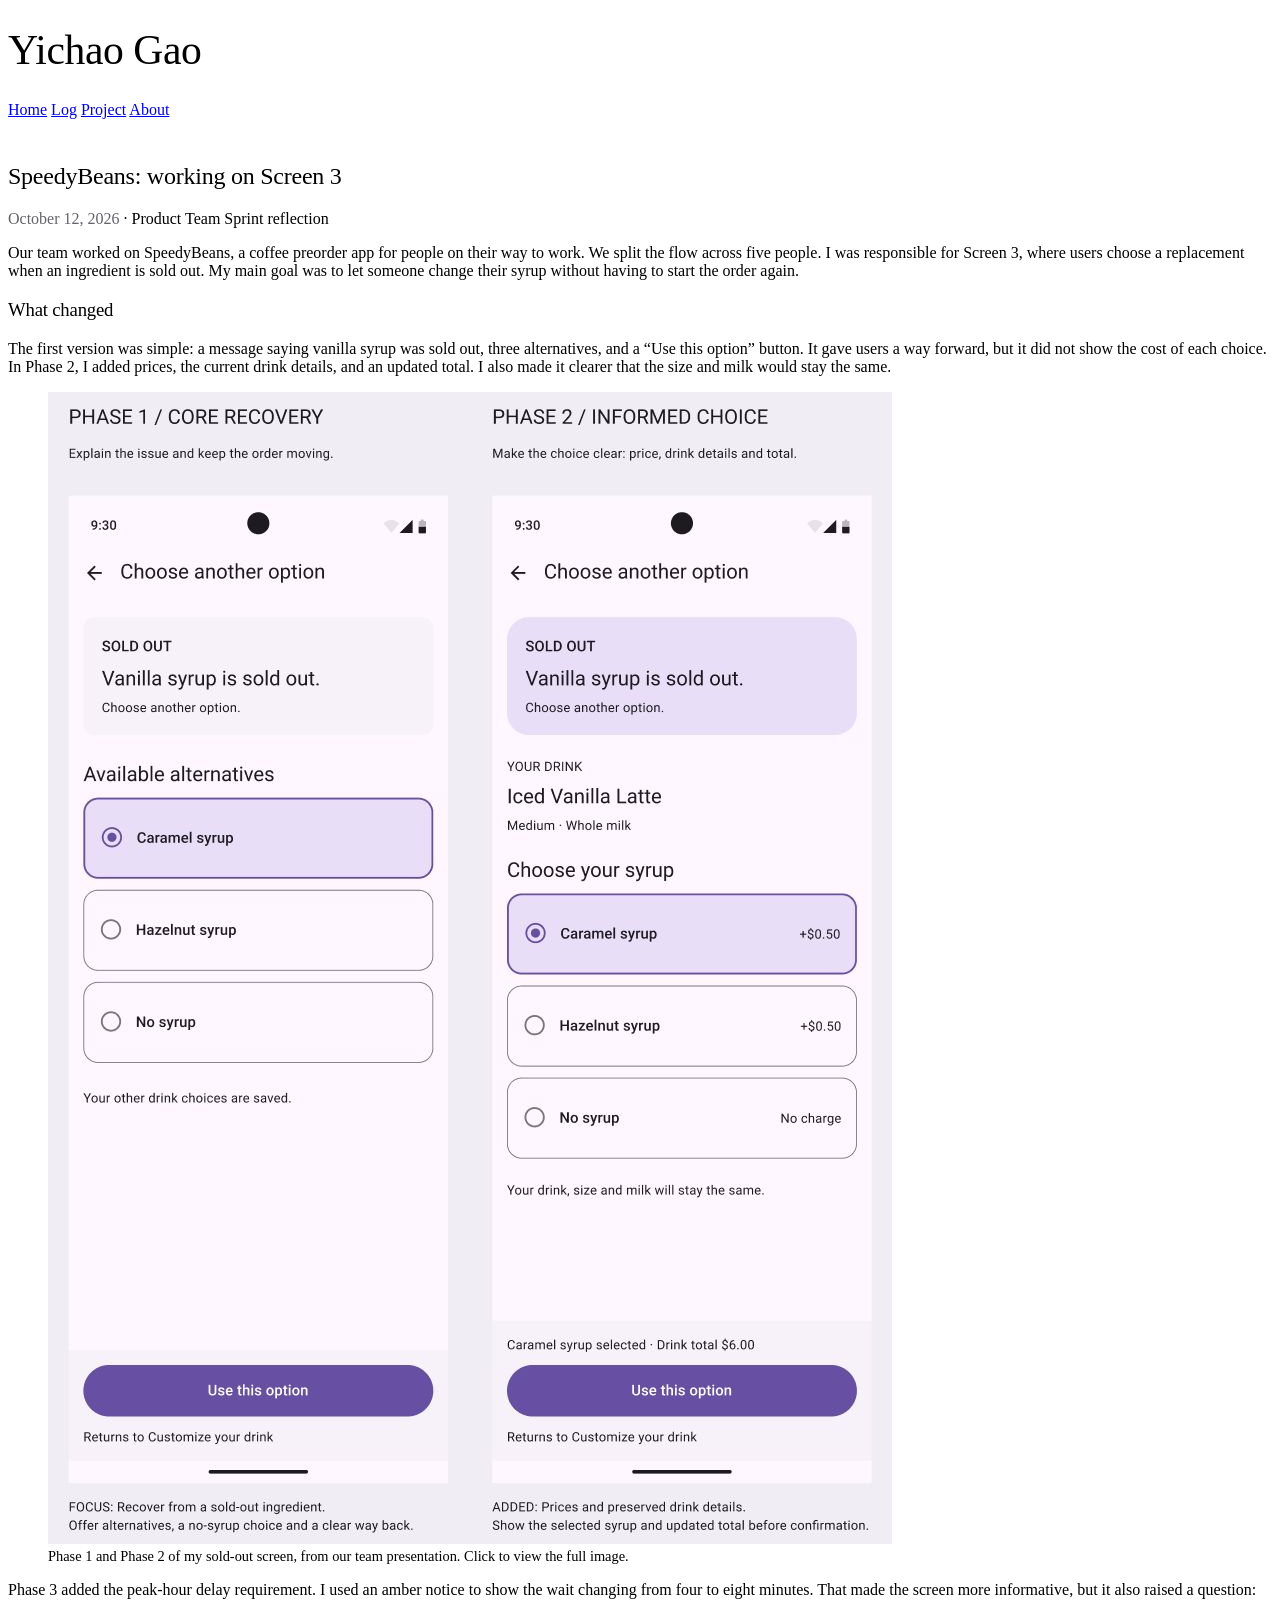
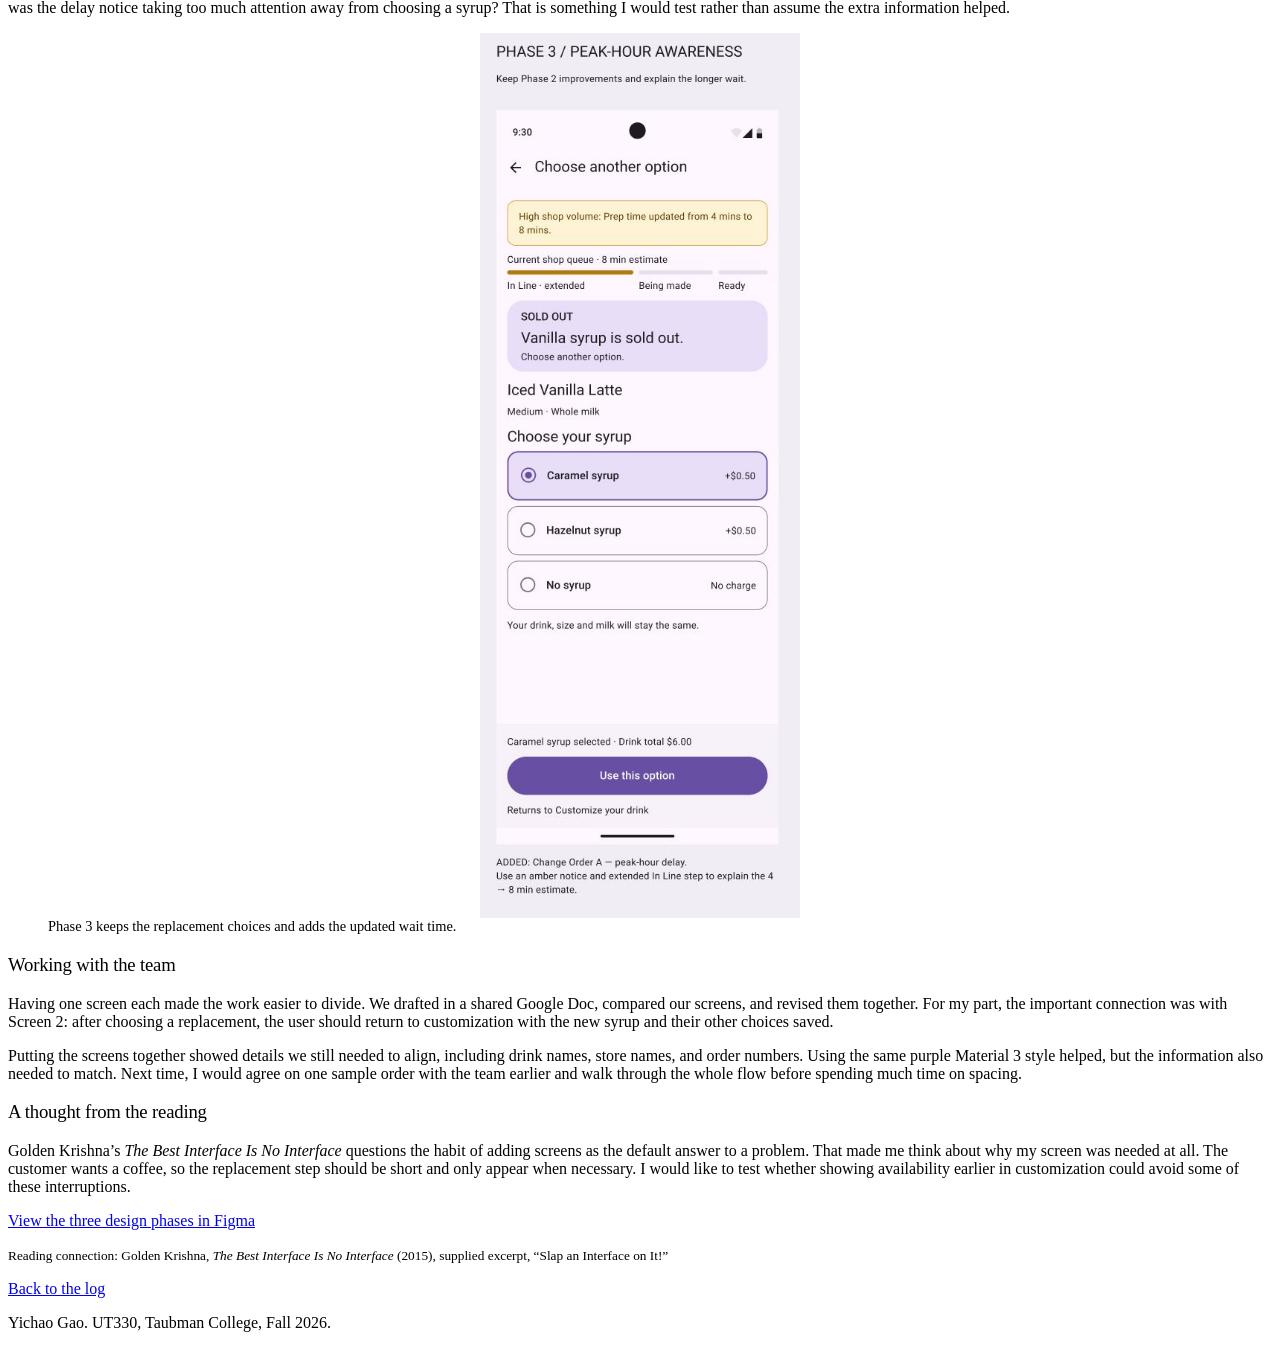
<file: entries/2026-10-12-product-team-sprint.html>
<!DOCTYPE html>
<html lang="en">
<head>
<meta charset="utf-8">
<meta name="viewport" content="width=device-width, initial-scale=1">
<title>SpeedyBeans: working on Screen 3 — Yichao Gao</title>
<meta name="description" content="My sold-out screen, three rounds of changes, and working with the team.">
<link rel="stylesheet" href="https://cdn.simplecss.org/simple.min.css">
<link rel="stylesheet" href="../css/custom.css">
</head>

<body>

<header>
  <h1>Yichao Gao</h1>
  <nav>
    <a href="../index.html">Home</a>
    <a href="index.html" aria-current="page">Log</a>
    <a href="../project.html">Project</a>
    <a href="../about.html">About</a>
  </nav>
</header>

<main>

<article>

  <h2>SpeedyBeans: working on Screen 3</h2>
  <p><time datetime="2026-10-12">October 12, 2026</time> · Product Team Sprint reflection</p>

  <p>Our team worked on SpeedyBeans, a coffee preorder app for people on their way to work. We split the flow across five people. I was responsible for Screen 3, where users choose a replacement when an ingredient is sold out. My main goal was to let someone change their syrup without having to start the order again.</p>

  <h3>What changed</h3>
  <p>The first version was simple: a message saying vanilla syrup was sold out, three alternatives, and a “Use this option” button. It gave users a way forward, but it did not show the cost of each choice. In Phase 2, I added prices, the current drink details, and an updated total. I also made it clearer that the size and milk would stay the same.</p>

  <figure>
    <a href="../images/speedybeans-screen3-phases-1-2.jpg"><img src="../images/speedybeans-screen3-phases-1-2.jpg" width="844" height="1152" loading="lazy" alt="My first two Screen 3 designs side by side. Phase 2 adds replacement prices, current drink details, and the updated total."></a>
    <figcaption>Phase 1 and Phase 2 of my sold-out screen, from our team presentation. Click to view the full image.</figcaption>
  </figure>

  <p>Phase 3 added the peak-hour delay requirement. I used an amber notice to show the wait changing from four to eight minutes. That made the screen more informative, but it also raised a question: was the delay notice taking too much attention away from choosing a syrup? That is something I would test rather than assume the extra information helped.</p>

  <figure>
    <a href="../images/speedybeans-screen3-phase-3.jpg"><img src="../images/speedybeans-screen3-phase-3.jpg" width="430" height="1190" loading="lazy" alt="Phase 3 of my Screen 3 design, with an amber four-to-eight-minute delay notice above the syrup alternatives." style="display: block; width: 320px; max-width: 100%; height: auto; margin: 0 auto;"></a>
    <figcaption>Phase 3 keeps the replacement choices and adds the updated wait time.</figcaption>
  </figure>

  <h3>Working with the team</h3>
  <p>Having one screen each made the work easier to divide. We drafted in a shared Google Doc, compared our screens, and revised them together. For my part, the important connection was with Screen 2: after choosing a replacement, the user should return to customization with the new syrup and their other choices saved.</p>

  <p>Putting the screens together showed details we still needed to align, including drink names, store names, and order numbers. Using the same purple Material 3 style helped, but the information also needed to match. Next time, I would agree on one sample order with the team earlier and walk through the whole flow before spending much time on spacing.</p>

  <h3>A thought from the reading</h3>
  <p>Golden Krishna’s <cite>The Best Interface Is No Interface</cite> questions the habit of adding screens as the default answer to a problem. That made me think about why my screen was needed at all. The customer wants a coffee, so the replacement step should be short and only appear when necessary. I would like to test whether showing availability earlier in customization could avoid some of these interruptions.</p>

  <p><a href="https://www.figma.com/design/GpwCc1Jl3zZ8q5CrnaVAE1/Untitled?node-id=42-869">View the three design phases in Figma</a></p>
  <p><small>Reading connection: Golden Krishna, <cite>The Best Interface Is No Interface</cite> (2015), supplied excerpt, “Slap an Interface on It!”</small></p>

  <p><a href="index.html">Back to the log</a></p>

</article>

</main>

<footer>
  <p>Yichao Gao. UT330, Taubman College, Fall 2026.</p>
</footer>

</body>
</html>
</file>
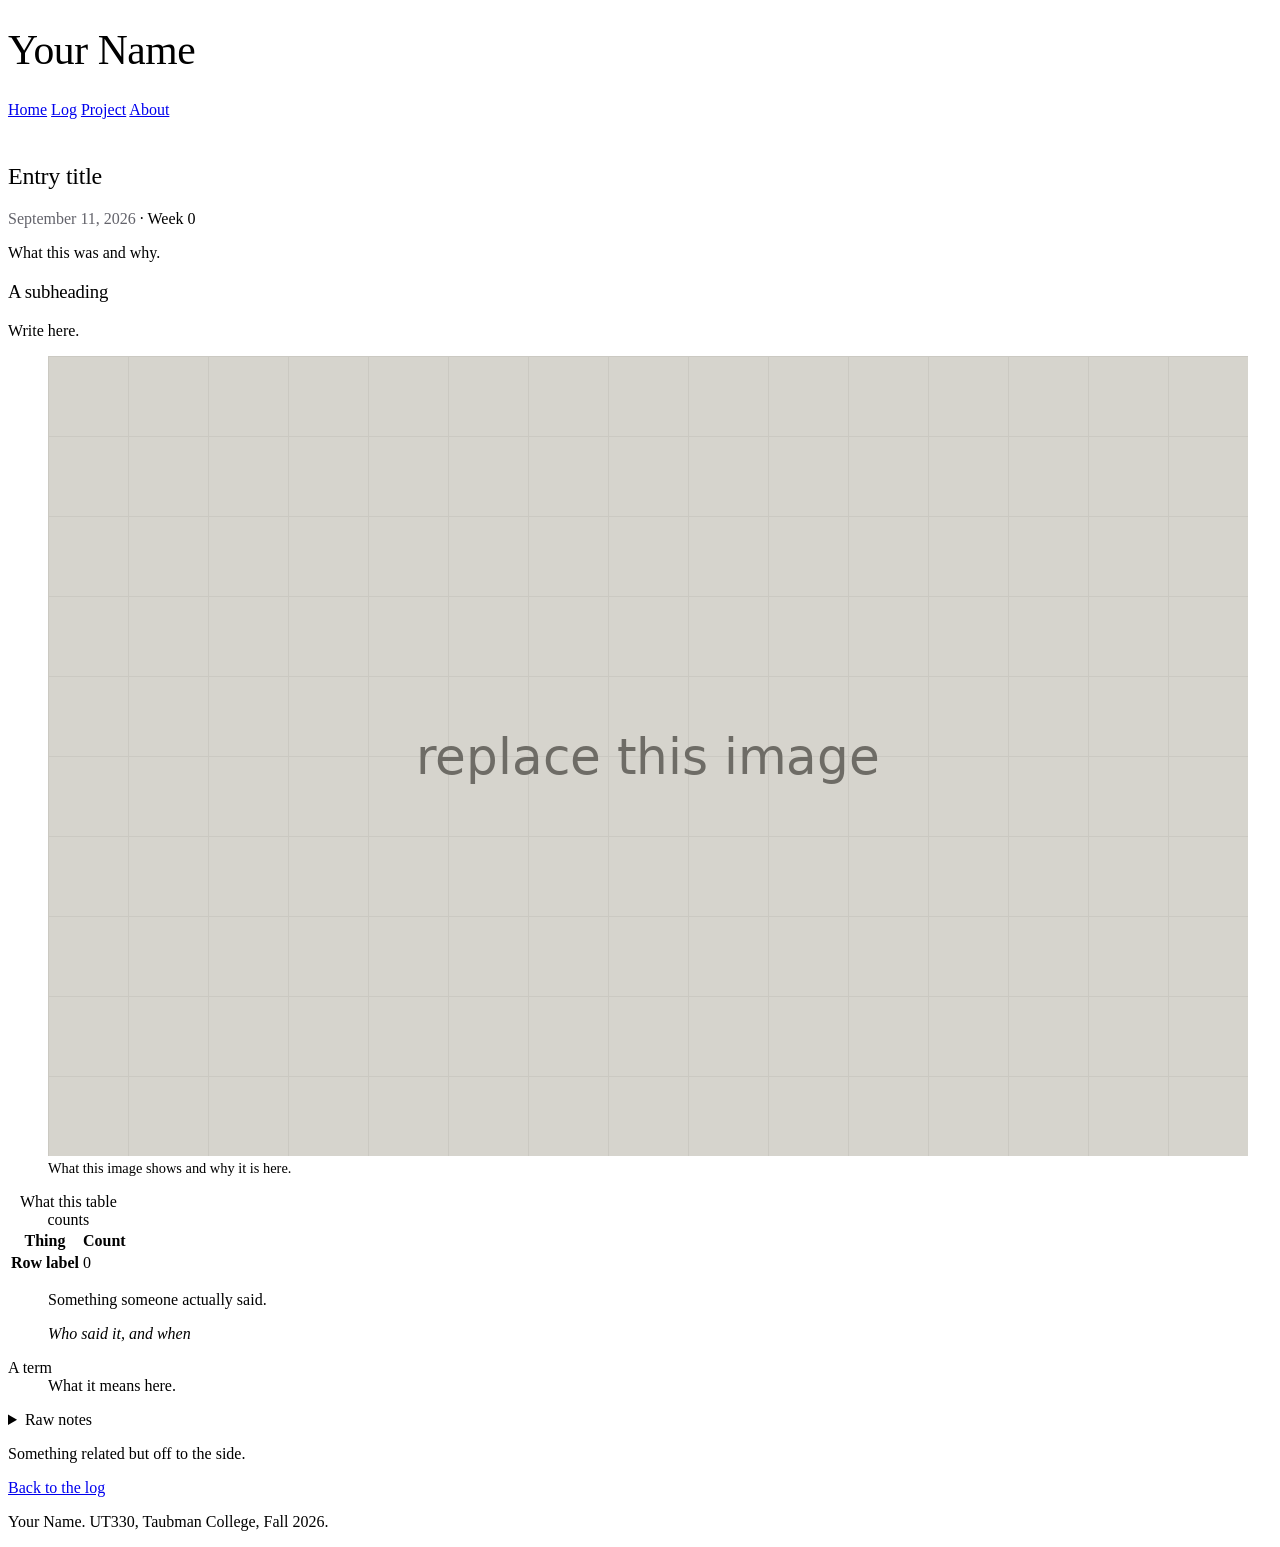
<file: entries/_TEMPLATE.html>
<!DOCTYPE html>
<html lang="en">
<head>
<meta charset="utf-8">
<meta name="viewport" content="width=device-width, initial-scale=1">

<!-- CHANGE: the title, it shows in the browser tab and in search results -->
<title>Entry title — Your Name</title>
<meta name="description" content="One sentence about this entry.">

<link rel="stylesheet" href="https://cdn.simplecss.org/simple.min.css">
<link rel="stylesheet" href="../css/custom.css">
</head>

<body>

<header>
  <h1>Your Name</h1>
  <nav>
    <a href="../index.html">Home</a>
    <a href="index.html" aria-current="page">Log</a>
    <a href="../project.html">Project</a>
    <a href="../about.html">About</a>
  </nav>
</header>

<main>

<article>

  <!-- CHANGE: title and date. The datetime attribute is machine readable,
       the text between the tags is what people see. Both need updating. -->
  <h2>Entry title</h2>
  <p><time datetime="2026-09-11">September 11, 2026</time> · Week 0</p>

  <p>What this was and why.</p>


  <h3>A subheading</h3>

  <p>Write here.</p>


  <!-- IMAGE. alt text describes the image for someone who cannot see it.
       Never leave it empty. width and height stop the page from jumping
       around while the image loads. -->
  <figure>
    <img src="../images/placeholder.png"
         width="1200" height="800"
         alt="Describe what is in this image.">
    <figcaption>What this image shows and why it is here.</figcaption>
  </figure>


  <!-- TABLE. caption says what the table is. scope tells a screen reader
       whether a header belongs to a column or a row. -->
  <table>
    <caption>What this table counts</caption>
    <thead>
      <tr>
        <th scope="col">Thing</th>
        <th scope="col">Count</th>
      </tr>
    </thead>
    <tbody>
      <tr>
        <th scope="row">Row label</th>
        <td>0</td>
      </tr>
    </tbody>
  </table>


  <!-- QUOTE -->
  <blockquote>
    <p>Something someone actually said.</p>
    <cite>Who said it, and when</cite>
  </blockquote>


  <!-- LIST OF TERMS -->
  <dl>
    <dt>A term</dt>
    <dd>What it means here.</dd>
  </dl>


  <!-- COLLAPSED BY DEFAULT. Good for raw notes nobody needs to read. -->
  <details>
    <summary>Raw notes</summary>
    <pre>
paste notes here, spacing is preserved
    </pre>
  </details>


  <!-- SIDE NOTE -->
  <aside>
    <p>Something related but off to the side.</p>
  </aside>


  <p><a href="index.html">Back to the log</a></p>

</article>

</main>

<footer>
  <p>Your Name. UT330, Taubman College, Fall 2026.</p>
</footer>

</body>
</html>
</file>
<file: css/custom.css>
/* ============================================================
   YOUR STYLES

   This file loads AFTER simple.css in the HTML, so anything you
   write here wins. That order is called the cascade. If you put
   this link above simple.css instead, none of it will work.

   Simple.css already styles every HTML element. You are not
   starting from nothing. You are adjusting something.
   ============================================================ */


/* ------------------------------------------------------------
   1. FONTS

   The @import below pulls two typefaces from Google Fonts.
   To change them:
     1. go to fonts.google.com or fontshare.com
     2. pick a font, copy the @import they give you
     3. replace the line below
     4. put the font's name in --sans-font or --heading-font

   @import must be the first thing in the file. Always.
   ------------------------------------------------------------ */

@import url('https://fonts.googleapis.com/css2?family=Instrument+Serif:ital@0;1&family=Inter:wght@400;600&display=swap');


/* ------------------------------------------------------------
   2. VARIABLES

   These names come from simple.css. Changing a value here
   changes it everywhere on every page at once.

   Change all of them. The point is that your site does not
   look like the starter.
   ------------------------------------------------------------ */

:root, ::backdrop {

  /* --- type --- */
  --sans-font: 'Inter', system-ui, sans-serif;   /* body text */
  --heading-font: Georgia, serif;  /* mine, not simple.css's */
  --mono-font: ui-monospace, Menlo, Consolas, monospace;

  /* --- color --- */
  --bg:          #FFF0F5;   /* page background */
  --accent-bg:   #FCE4EC;   /* boxes, table headers, quote backgrounds */
  --text:        #1B1B1D;   /* body text */
  --text-light:  #63636B;   /* captions and secondary text */
  --border:      #D7D4CC;   /* rules and outlines */
  --accent:      #1F5C4A;   /* links */
  --accent-hover:#2E8268;
  --accent-text: var(--bg); /* text sitting on top of accent */
  --code:        #9A2A5C;
  --marked:      #F5E06B;   /* highlighter color for <mark> */

  --standard-border-radius: 3px;
}


/* ------------------------------------------------------------
   3. ADJUSTMENTS

   Simple.css does not have a heading font variable, so this
   applies mine. Delete it if you only want one typeface.
   ------------------------------------------------------------ */

h1, h2, h3, h4 {
  font-family: var(--heading-font);
  font-weight: 400;
  letter-spacing: -0.01em;
}

h1 { font-size: 2.6rem; line-height: 1.1; }

/* Dates and captions */
time { color: var(--text-light); }

figcaption { font-size: 0.9rem; }

/* Simple.css centers the header. This left-aligns it. */
header { text-align: left; padding-bottom: 1.5rem; }
header > nav { margin-top: 0.5rem; }


/* ------------------------------------------------------------
   4. YOUR CSS

   Write below here so you can always find your own work.
   ------------------------------------------------------------ */
</file>
